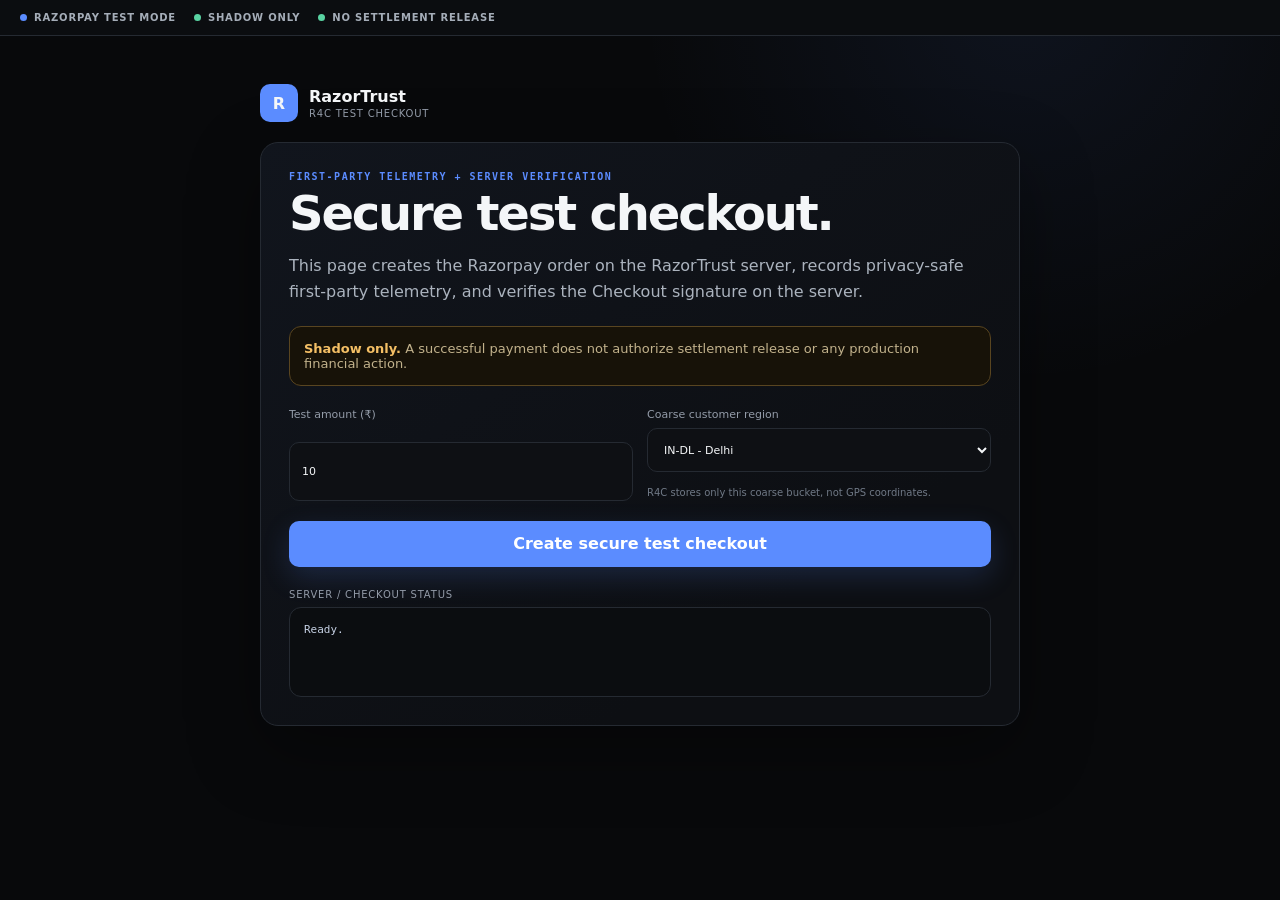
<file: src/razortrust/web/checkout-r4c.html>
<!doctype html>
<html lang="en">
<head>
  <meta charset="utf-8" />
  <meta name="viewport" content="width=device-width,initial-scale=1" />
  <meta name="description" content="RazorTrust Razorpay Test Mode checkout surface" />
  <title>RazorTrust - R4C Test Checkout</title>
  <script src="https://checkout.razorpay.com/v1/checkout.js"></script>
  <style>
    :root {
      color-scheme: dark;
      font-family: Inter, ui-sans-serif, system-ui, -apple-system, Segoe UI, sans-serif;
      color: #f4f6f8;
      background: #08090b;
      --panel: #111318;
      --panel-2: #16191f;
      --line: #252a32;
      --muted: #939ba8;
      --accent: #5b8cff;
      --safe: #59d3a2;
      --amber: #f4bf65;
    }
    * { box-sizing: border-box; }
    body { margin: 0; min-height: 100vh; background: radial-gradient(circle at 80% 0%, rgb(91 140 255 / 8%), transparent 24rem), #08090b; }
    button, input, select { font: inherit; }
    button:focus-visible, input:focus-visible, select:focus-visible, a:focus-visible { outline: 2px solid var(--accent); outline-offset: 2px; }
    .rail { min-height: 36px; padding: 8px 20px; border-bottom: 1px solid var(--line); display: flex; gap: 18px; align-items: center; background: #0b0d10; color: #a5adb8; font-size: 10px; font-weight: 800; letter-spacing: .08em; }
    .rail b { width: 7px; height: 7px; border-radius: 50%; display: inline-block; margin-right: 7px; background: var(--accent); }
    .rail .safe b { background: var(--safe); }
    main { width: min(760px, calc(100% - 32px)); margin: 48px auto; }
    .brand { margin-bottom: 20px; display: flex; align-items: center; gap: 11px; color: inherit; text-decoration: none; }
    .brand-mark { width: 38px; height: 38px; display: grid; place-items: center; border-radius: 10px; background: var(--accent); font-weight: 900; }
    .brand strong, .brand small { display: block; }
    .brand small { margin-top: 2px; color: var(--muted); font-size: 10px; letter-spacing: .08em; }
    .card { border: 1px solid var(--line); border-radius: 18px; padding: 28px; background: linear-gradient(145deg, #11151d, #0d0f13 74%); box-shadow: 0 24px 70px rgb(0 0 0 / 35%); }
    .eyebrow { margin: 0 0 7px; color: var(--accent); font: 850 10px ui-monospace, SFMono-Regular, Consolas, monospace; letter-spacing: .15em; }
    h1 { margin: 0 0 10px; font-size: clamp(30px, 5vw, 48px); line-height: 1; letter-spacing: -.045em; }
    p { color: #abb3be; line-height: 1.6; }
    .notice { margin: 22px 0; padding: 14px; border: 1px solid #594520; border-radius: 12px; background: #171208; color: #c2b28c; font-size: 13px; }
    .notice strong { color: var(--amber); }
    .grid { display: grid; grid-template-columns: 1fr 1fr; gap: 14px; }
    label { display: grid; gap: 7px; color: var(--muted); font-size: 11px; }
    input, select { width: 100%; min-height: 44px; border: 1px solid var(--line); border-radius: 10px; padding: 10px 12px; background: #0e1014; color: #f4f6f8; }
    .small { margin-top: 7px; color: #707986; font-size: 10px; line-height: 1.45; }
    button { width: 100%; min-height: 46px; margin-top: 20px; border: 0; border-radius: 10px; padding: 12px 16px; background: var(--accent); color: white; font-weight: 800; cursor: pointer; box-shadow: 0 10px 28px rgb(91 140 255 / 18%); }
    button:disabled { opacity: .55; cursor: not-allowed; }
    .out-label { margin: 22px 0 7px; color: var(--muted); font-size: 10px; letter-spacing: .08em; }
    pre { margin: 0; min-height: 90px; padding: 14px; border: 1px solid var(--line); border-radius: 12px; background: #0b0d10; color: #c6d1e4; white-space: pre-wrap; word-break: break-word; font-size: 11px; line-height: 1.5; }
    @media (max-width: 620px) { main { margin: 24px auto; } .card { padding: 21px; } .grid { grid-template-columns: 1fr; } .rail { overflow-x: auto; white-space: nowrap; } }
  </style>
</head>
<body>
  <div class="rail" aria-label="Checkout safety posture">
    <span><b></b>RAZORPAY TEST MODE</span>
    <span class="safe"><b></b>SHADOW ONLY</span>
    <span class="safe"><b></b>NO SETTLEMENT RELEASE</span>
  </div>
  <main>
    <a class="brand" href="/" aria-label="Back to RazorTrust">
      <span class="brand-mark" aria-hidden="true">R</span>
      <span><strong>RazorTrust</strong><small>R4C TEST CHECKOUT</small></span>
    </a>
    <section class="card" aria-labelledby="checkout-title">
      <p class="eyebrow">FIRST-PARTY TELEMETRY + SERVER VERIFICATION</p>
      <h1 id="checkout-title">Secure test checkout.</h1>
      <p>This page creates the Razorpay order on the RazorTrust server, records privacy-safe first-party telemetry, and verifies the Checkout signature on the server.</p>
      <div class="notice"><strong>Shadow only.</strong> A successful payment does not authorize settlement release or any production financial action.</div>

      <div class="grid">
        <label for="amount">Test amount (&#8377;)
          <input id="amount" type="number" min="1" max="100000" step="1" value="10" />
        </label>
        <label for="geo">Coarse customer region
          <select id="geo">
            <option value="IN-DL">IN-DL - Delhi</option>
            <option value="IN-HR">IN-HR - Haryana</option>
            <option value="IN-UP">IN-UP - Uttar Pradesh</option>
            <option value="IN-MH">IN-MH - Maharashtra</option>
            <option value="IN-KA">IN-KA - Karnataka</option>
            <option value="IN-RJ">IN-RJ - Rajasthan</option>
            <option value="IN-PB">IN-PB - Punjab</option>
          </select>
          <span class="small">R4C stores only this coarse bucket, not GPS coordinates.</span>
        </label>
      </div>

      <button id="pay" type="button">Create secure test checkout</button>
      <div class="out-label">SERVER / CHECKOUT STATUS</div>
      <pre id="out" role="status" aria-live="polite">Ready.</pre>
    </section>
  </main>
<script>
const out = document.getElementById('out');
const payButton = document.getElementById('pay');
const DEVICE_KEY = 'razortrust_r4c_device_pseudonym';
function devicePseudonym() {
  let value = localStorage.getItem(DEVICE_KEY);
  if (!value) {
    value = `rt-device-${crypto.randomUUID()}`;
    localStorage.setItem(DEVICE_KEY, value);
  }
  return value;
}
function show(value) {
  out.textContent = typeof value === 'string' ? value : JSON.stringify(value, null, 2);
}
async function jsonFetch(url, options) {
  const response = await fetch(url, options);
  let body;
  try { body = await response.json(); } catch { body = {detail: `HTTP ${response.status}`}; }
  if (!response.ok) throw new Error(body.detail || `HTTP ${response.status}`);
  return body;
}
payButton.addEventListener('click', async () => {
  payButton.disabled = true;
  try {
    const rupees = Number(document.getElementById('amount').value);
    if (!Number.isFinite(rupees) || rupees < 1) throw new Error('Enter a valid amount.');
    show('Creating server-side Razorpay order...');
    const order = await jsonFetch('/v1/integrations/razorpay/checkout/orders', {
      method: 'POST',
      headers: {'content-type': 'application/json'},
      body: JSON.stringify({
        amount: Math.round(rupees * 100),
        currency: 'INR',
        device_pseudonym: devicePseudonym(),
        customer_geo: document.getElementById('geo').value,
        client_event_at: new Date().toISOString()
      })
    });
    show({stage:'ORDER_CREATED', ...order});
    const checkout = new Razorpay({
      key: order.key_id,
      amount: order.amount,
      currency: order.currency,
      order_id: order.razorpay_order_id,
      name: 'RazorTrust',
      description: 'R4C shadow checkout test',
      handler: async function (response) {
        show({stage:'CHECKOUT_RETURNED', payment_id: response.razorpay_payment_id, order_id: response.razorpay_order_id});
        try {
          const verified = await jsonFetch('/v1/integrations/razorpay/checkout/verify', {
            method: 'POST',
            headers: {'content-type': 'application/json'},
            body: JSON.stringify({
              checkout_session_id: order.checkout_session_id,
              razorpay_payment_id: response.razorpay_payment_id,
              razorpay_order_id: response.razorpay_order_id,
              razorpay_signature: response.razorpay_signature
            })
          });
          show({stage:'SERVER_VERIFIED', ...verified});
        } catch (error) {
          show(`Verification failed: ${error.message}`);
        } finally {
          payButton.disabled = false;
        }
      },
      modal: { ondismiss: () => { show('Checkout closed.'); payButton.disabled = false; } },
      theme: { color: '#5b8cff' }
    });
    checkout.on('payment.failed', response => {
      show({stage:'PAYMENT_FAILED', code: response.error?.code, description: response.error?.description});
      payButton.disabled = false;
    });
    checkout.open();
  } catch (error) {
    show(`Error: ${error.message}`);
    payButton.disabled = false;
  }
});
</script>
</body>
</html>
</file>
